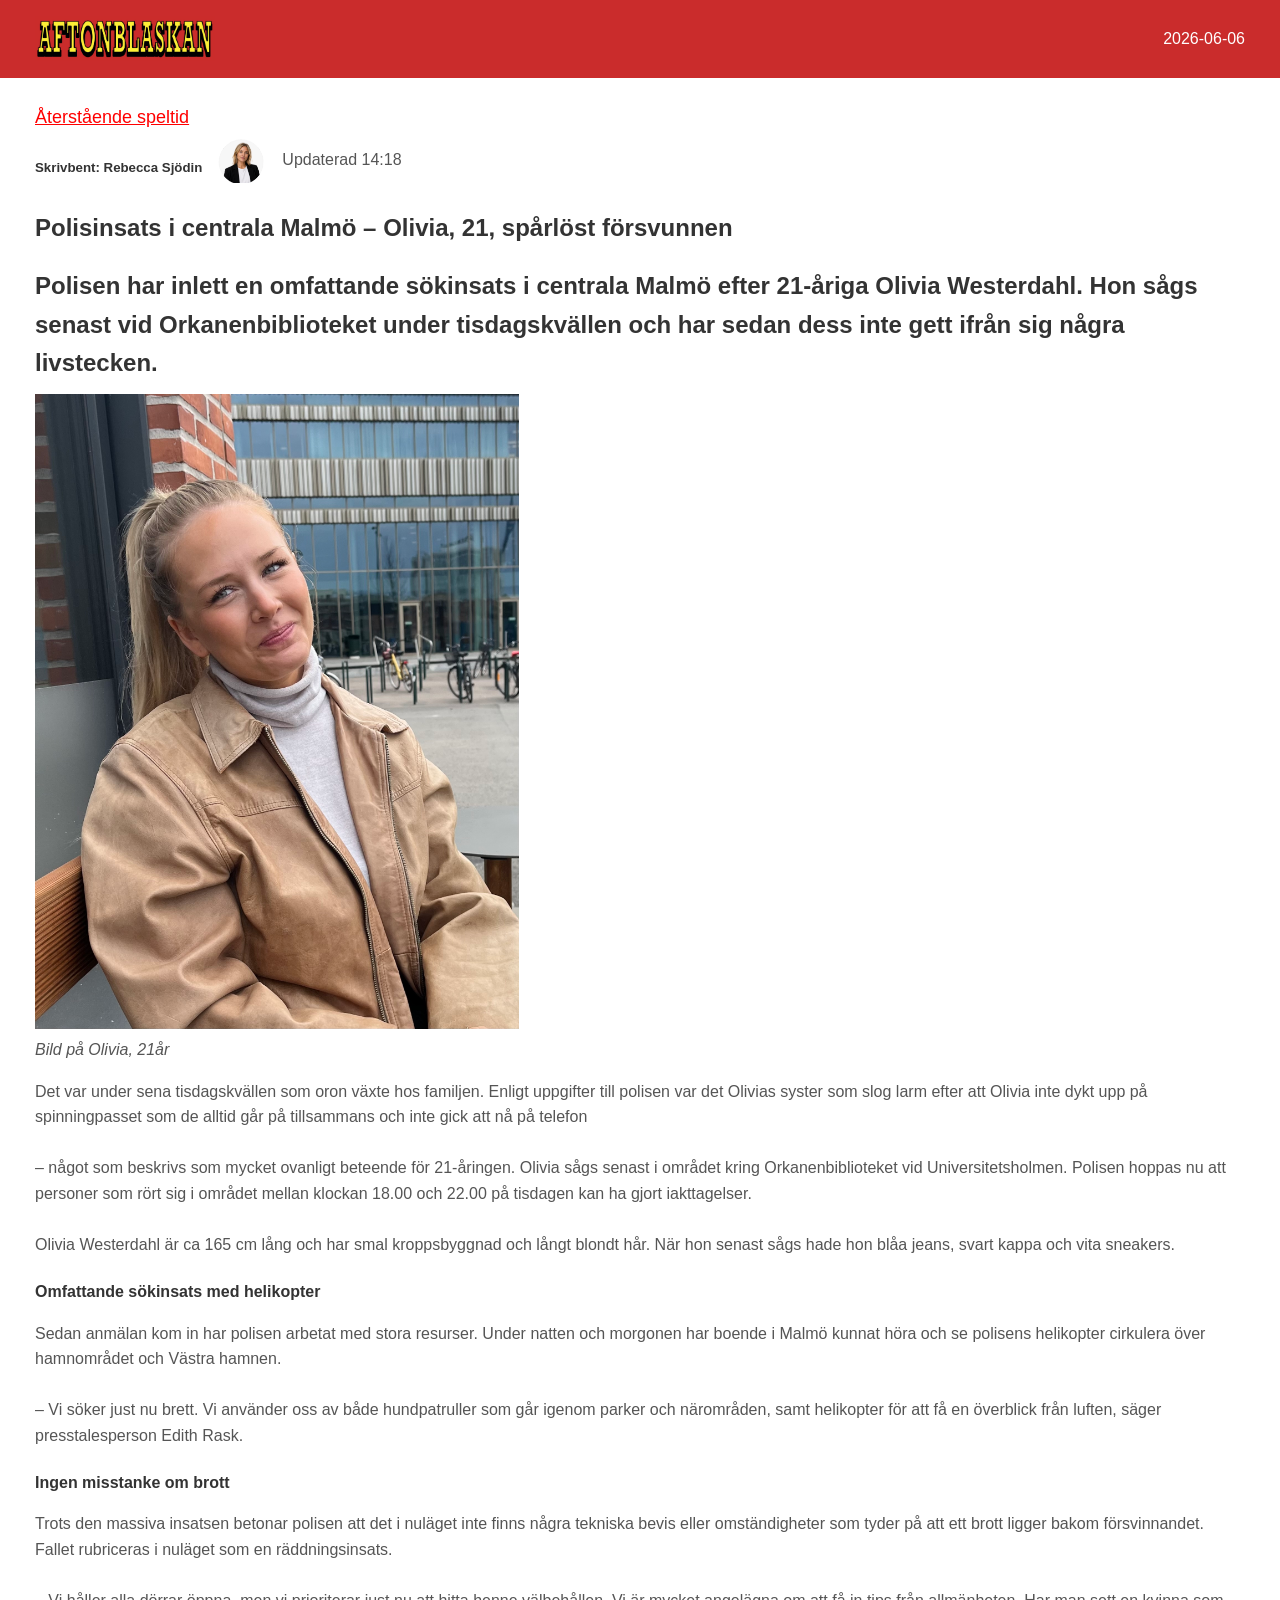
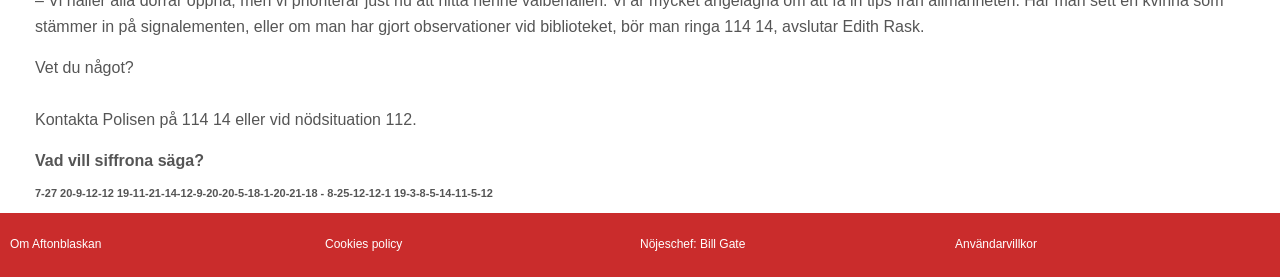
<file: Artikel-page/index.html>
<!DOCTYPE html>
<html lang="en">
<head>
    <meta charset="UTF-8">
    <meta name="viewport" content="width=device-width, initial-scale=1.0">
    <meta name="format-detection" content="telephone=no">
    <title>Artikel</title>
    <link rel="stylesheet" href="style.css">
</head>
<body>
    <article>
        <header>
            <img id="aftonblaskan"src="Till_Elias_v2.jpg" alt="">
            <p>2026-06-06</p>
        </header>
        <div id="content">
            <a href="https://railway-timer-production.up.railway.app/" target="_blank">Återstående speltid</a>
            <div id="author">
                <h5>Skrivbent: Rebecca Sjödin</h5>
                <img id="authorPic"src="Cirkeljournalist.png">
                <p>Updaterad 14:18</p>
            </div>  
            <h1>Polisinsats i centrala Malmö – Olivia, 21, spårlöst försvunnen</h1>
            <h2>Polisen har inlett en omfattande sökinsats i centrala Malmö efter 21-åriga Olivia Westerdahl. Hon sågs senast vid Orkanenbiblioteket under tisdagskvällen och har sedan dess inte gett ifrån sig några livstecken.</h2>
            <img id="picOlivia" src="IMG_4658 2.jpg">
            <p id="picInfo">Bild på Olivia, 21år</p>
            <p>Det var under sena tisdagskvällen som oron växte hos familjen. Enligt uppgifter till polisen var det Olivias syster som slog larm efter att Olivia inte dykt upp på spinningpasset som de alltid går på tillsammans och inte gick att nå på telefon <br></br> – något som beskrivs som mycket ovanligt beteende för 21-åringen.
            Olivia sågs senast i området kring Orkanenbiblioteket vid Universitetsholmen. Polisen hoppas nu att personer som rört sig i området mellan klockan 18.00 och 22.00 på tisdagen kan ha gjort iakttagelser. <br></br>Olivia Westerdahl är ca 165 cm lång och har smal kroppsbyggnad och långt blondt hår. När hon senast sågs hade hon blåa jeans, svart kappa och vita sneakers. </p>
            <h4>Omfattande sökinsats med helikopter</h4>
            <p>Sedan anmälan kom in har polisen arbetat med stora resurser. Under natten och morgonen har boende i Malmö kunnat höra och se polisens helikopter cirkulera över hamnområdet och Västra hamnen.<br><br> – Vi söker just nu brett. Vi använder oss av både hundpatruller som går igenom parker och närområden, samt helikopter för att få en överblick från luften, säger presstalesperson Edith Rask.</p>
            <h4>Ingen misstanke om brott</h4>
            <p>Trots den massiva insatsen betonar polisen att det i nuläget inte finns några tekniska bevis eller omständigheter som tyder på att ett brott ligger bakom försvinnandet. Fallet rubriceras i nuläget som en räddningsinsats. <br></br> – Vi håller alla dörrar öppna, men vi prioriterar just nu att hitta henne välbehållen. Vi är mycket angelägna om att få in tips från allmänheten. Har man sett en kvinna som stämmer in på signalementen, eller om man har gjort observationer vid biblioteket, bör man ringa 114 14, avslutar Edith Rask.</p>
            <p>Vet du något? <br></br> Kontakta Polisen på 114 14 eller vid nödsituation 112.</p>
            <p class="goToV">Vad vill siffrona säga?</p>
            <p class="goTo">7-27 20-9-12-12 19-11-21-14-12-9-20-20-5-18-1-20-21-18 - 8-25-12-12-1 19-3-8-5-14-11-5-12</p>

        </div>
        <footer>
            <p>Om Aftonblaskan</p>
            <p>Cookies policy</p>
            <p>Nöjeschef: Bill Gate</p>
            <p>Användarvillkor</p>
        </footer>
    </article>
    <script src="script.js"></script>
</body>
</html>
</file>
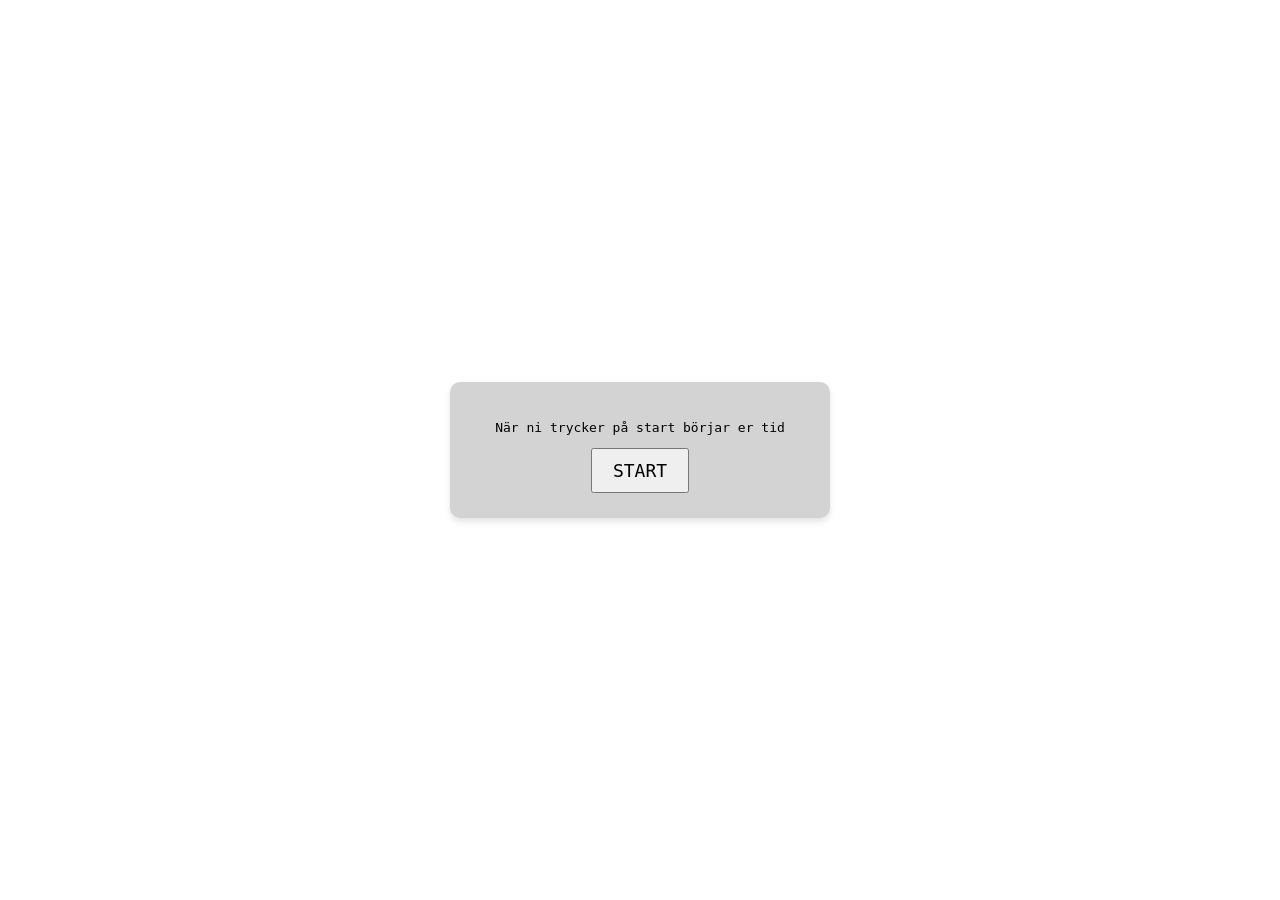
<file: Artikel/index.html>
<!DOCTYPE html>
<html lang="en">
<head>
    <meta charset="UTF-8">
    <meta name="viewport" content="width=device-width, initial-scale=1.0">
    <meta name="format-detection" content="telephone=no">
    <title>Artikel</title>
    <link rel="stylesheet" href="style.css">
</head>
<body>
    <span>
        <p>När ni trycker på start börjar er tid</p>
        <button>START</button>


    </span>
    <script src="script.js"></script>
</body>
</html>
</file>
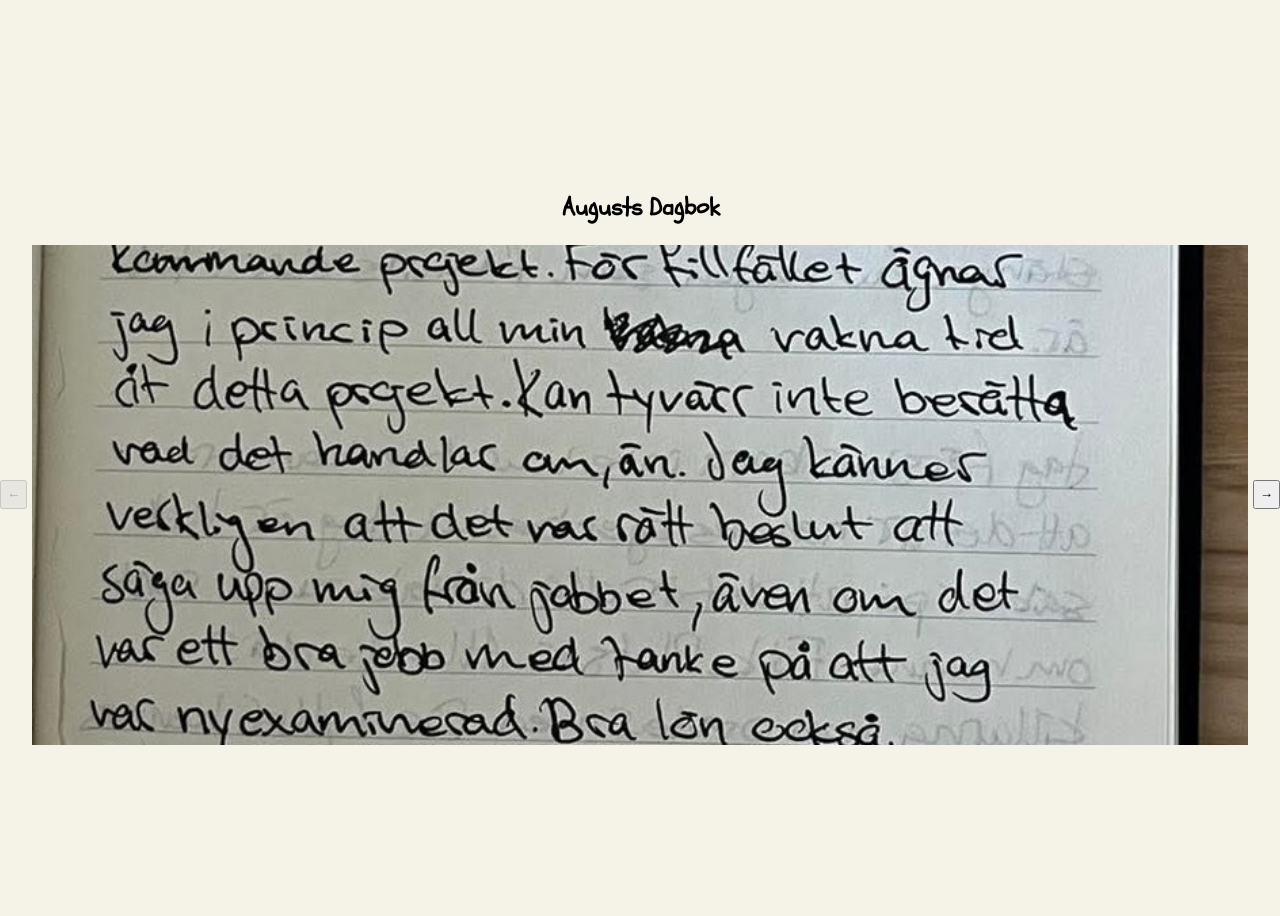
<file: dagbok/index.html>
<!DOCTYPE html>
<html lang="en">
<head>
    <meta charset="UTF-8">
    <meta name="viewport" content="width=device-width, initial-scale=1.0">
    <title>Augusts Dagbok</title>
    <link rel="stylesheet" href="style.css">
</head>
<body>
    <h2>Augusts Dagbok</h2>
    <main>
        <button id="left">←</button>
        <img src="images/dagbok1.jpg">
        <button id="right">→</button>
    </main>
    <script src="script.js"></script>
</body>
</html>
</file>
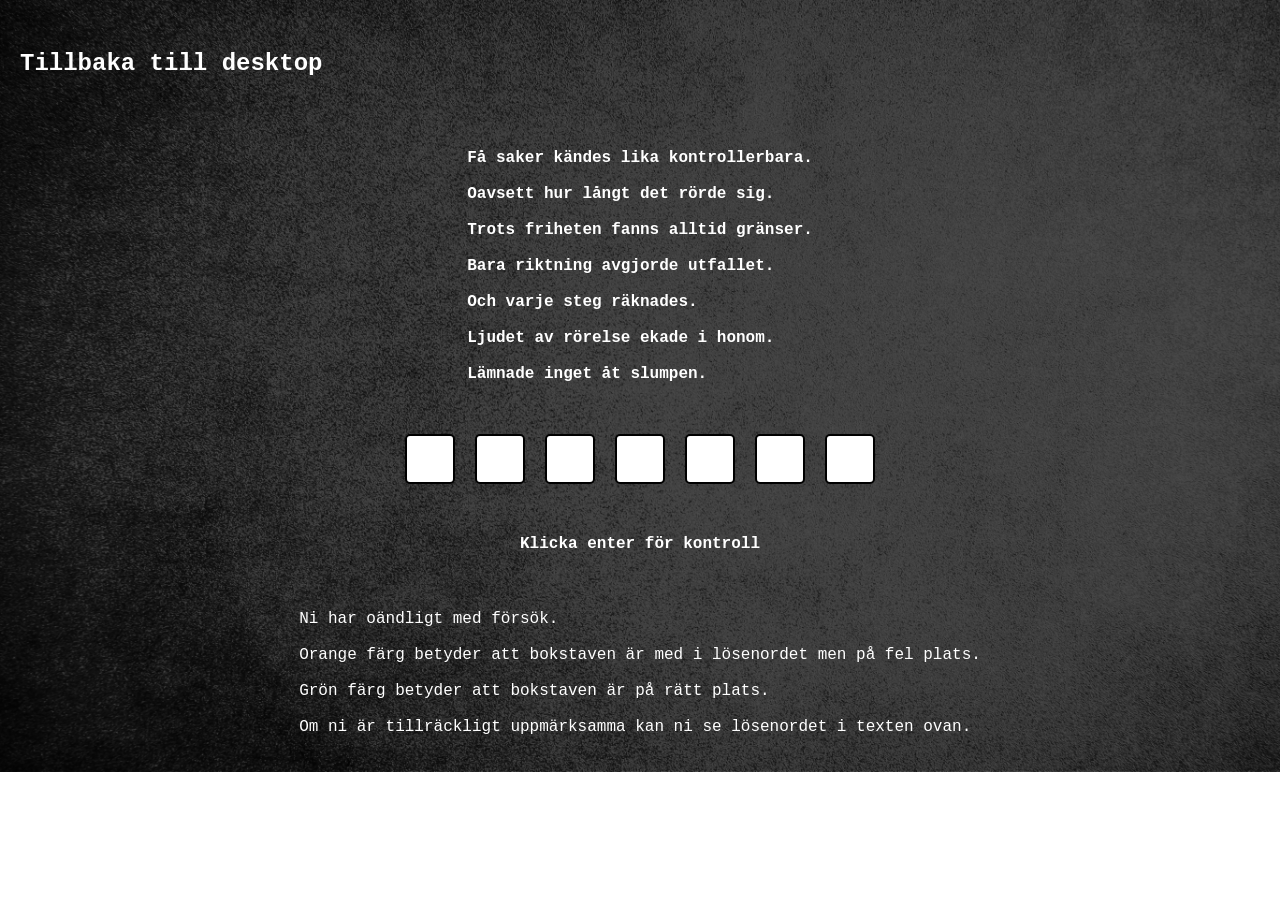
<file: Losenord/index.html>
<!DOCTYPE html>
<html lang="en">
<head>
    <meta charset="UTF-8">
    <meta name="viewport" content="width=device-width, initial-scale=1.0">
    <title>Lösenord</title>
</head>
<body>
    <style>
        * {
            font-family:'Courier New', Courier, monospace;
            box-sizing: border-box;
        }
        body {
            margin: 0;
        }
        main {
            background-image: linear-gradient(rgba(0, 0, 0, 0.7), rgba(0, 0, 0, 0.7)), url(old-grunge-black-gray-background.jpg);
            background-position: center;
            background-size: cover;
        }
        #wrapper { 
            height: 100%;
            display: flex;
            justify-content: center;
            align-items: center;
            flex-direction: column;
            gap: 25px;
            padding: 20px;
        }
        input {
            width: 50px;
            height: 50px;
            text-align: center;
            font-size: 1.5rem;
            border: 2px solid black;
            border-radius: 5px;
            margin: 10px;
            color: black;
        }
        input:focus {
            outline: none;
            border-color: #ccc; 
            box-shadow: none; 
        }
        #inputsDiv {
            display: flex;
            flex-direction: row;
        }
        h2 {
            color: white;
            text-align: center;
            width: 75%;
            line-height: 200%;
        }
        h3 {
            color: white;
            font-size: 16px;
        }
        .intro {
            color: white;
        }
        #back {
            width: 100%;
            color: white;
            text-align: left;
        }

        #back:hover {
            cursor: pointer;
            text-decoration: underline;
        }
        
        
        @media (max-width: 768px) {
            input {
                width: 40px; 
                height: 40px;
                font-size: 1.2rem;
                margin: 5px;
            }
            h2 {
                font-size: 1rem; 
            }
            h3 {
                font-size: 0.9rem; 
                color: white;
            }
            #wrapper {
                gap: 10px; 
            }
        }

    @media (max-width: 480px) {
        input {
            width: 35px; 
            height: 35px;
            font-size: 1.2rem;
        }
        h2 {
            font-size: 0.9rem; 
        }
        h3 {
            font-size: 0.8rem;
            color: white;
        }
        #wrapper {
            gap: 10px; 
        }
        
    }
    </style>

    <main>
        <div id="wrapper">
            <h2 id="back">Tillbaka till desktop</h2>
            <h3>Få saker kändes lika kontrollerbara. <br></br> Oavsett hur långt det rörde sig. <br></br> Trots friheten fanns alltid gränser.<br></br> Bara riktning avgjorde utfallet. <br></br> Och varje steg räknades. <br></br> Ljudet av rörelse ekade i honom.<br></br>Lämnade inget åt slumpen.</h3>
            <div id="inputsDiv">
                <input type="text" maxlength="1" id="input1">
                <input type="text" maxlength="1" id="input2">
                <input type="text" maxlength="1" id="input3">
                <input type="text" maxlength="1" id="input4">
                <input type="text" maxlength="1" id="input5">
                <input type="text" maxlength="1" id="input6">
                <input type="text" maxlength="1" id="input7">
            </div>
            <h3>Klicka enter för kontroll</h3>
            <p class="intro">Ni har oändligt med försök. <br></br> Orange färg betyder att bokstaven är med i lösenordet men på fel plats.<br></br> Grön färg betyder att bokstaven är på rätt plats. <br></br> Om ni är tillräckligt uppmärksamma kan ni se lösenordet i texten ovan.</p>
        </div>
    </main>
    
    <script>
        let backBtn = document.getElementById("back");

        backBtn.addEventListener("click", function() {
            window.location.href = "https://webshare.mah.se/aq0991/ "
        })
        const correctAnswer = ["F", "O", "T", "B", "O", "L", "L"];
        const inputs = document.querySelectorAll('input');
        
        inputs.forEach((input, index) => {
            input.addEventListener('input', (e) => {
                input.value = e.target.value.toUpperCase();
                if (e.target.value.length === 1 && index < inputs.length - 1) {
                    inputs[index + 1].focus();
                }
            });
    
            input.addEventListener('keydown', (e) => {
                if (e.key === 'Backspace' && !e.target.value && index > 0) {
                    inputs[index - 1].focus();
                }
            });
        });
    
        document.querySelector("body").addEventListener("keydown", function(e) {
            if (e.key === "Enter") {
                let guess = [];
                inputs.forEach(input => {
                    guess.push(input.value);
                });
    
                inputs.forEach(input => {
                    if (input.style.backgroundColor !== "green") {
                        input.style.backgroundColor = ""; 
                    }
                });
    
                let correctCount = 0;
                const usedIndices = []; 
    
                guess.forEach((letter, index) => {
                    if (letter === correctAnswer[index]) {
                        inputs[index].style.backgroundColor = "green";
                        inputs[index].disabled = true; 
                        correctCount++;
                        usedIndices.push(index); 
                    }
                });
    
                guess.forEach((letter, index) => {
                    if (
                        letter !== correctAnswer[index] && 
                        correctAnswer.includes(letter) && 
                        !usedIndices.includes(correctAnswer.indexOf(letter)) 
                    ) {
                        inputs[index].style.backgroundColor = "orange";
                        usedIndices.push(correctAnswer.indexOf(letter)); 
                    }
                });
    
                if (correctCount === correctAnswer.length) {
                    let h3 = document.querySelector("h3");
                    h3.textContent = `FOTBOLL är lösenordet`
                    wrapper.style.color = "green"

                }
            }
        });
    </script>
</body>
</html>
</file>
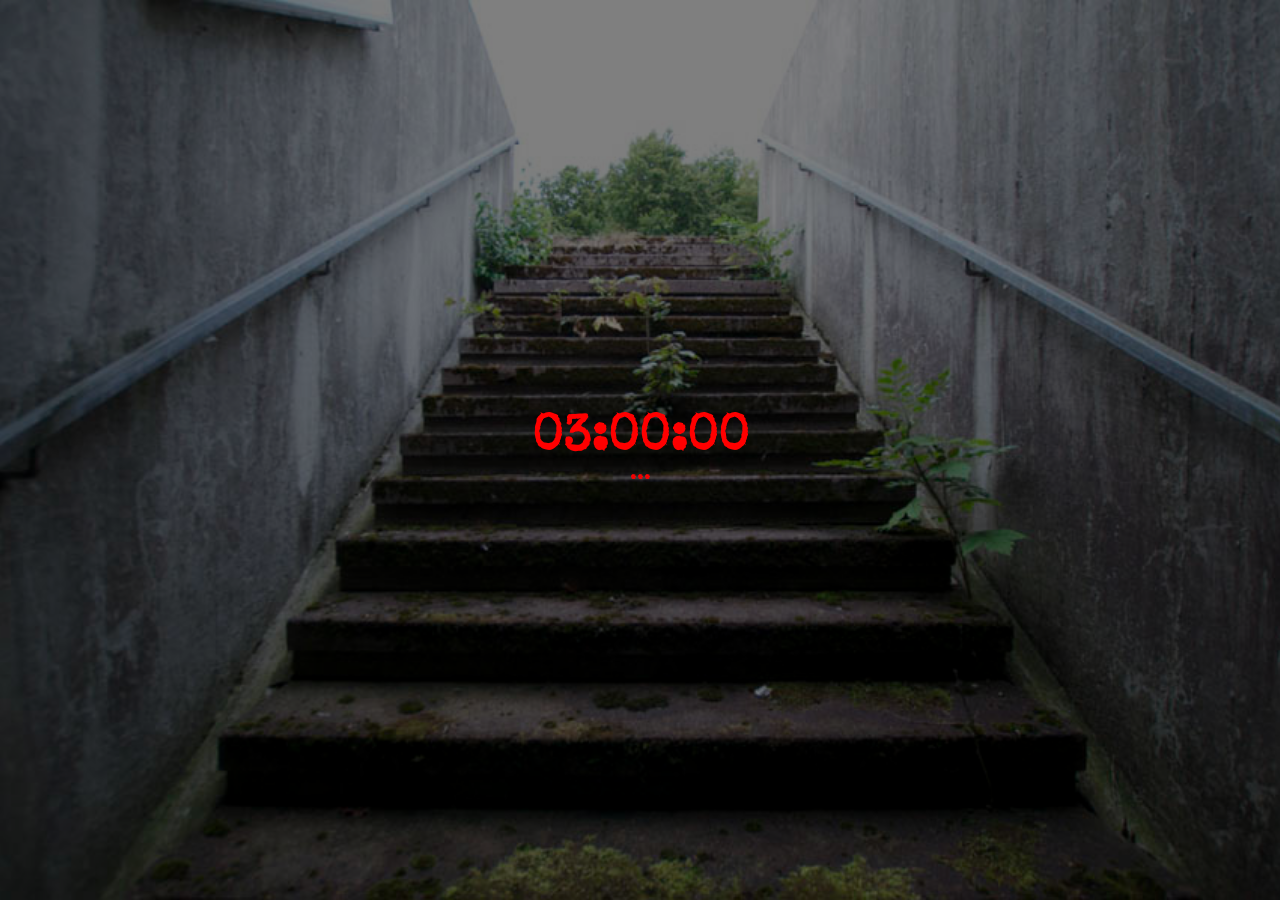
<file: railway-timer/index.html>
<!DOCTYPE html>
<html lang="en">
<head>
    <meta charset="UTF-8">
    <meta name="viewport" content="width=device-width, initial-scale=1.0">
    <title>Tick Tack...</title>
    <link rel="stylesheet" href="style.css">
    <link rel="icon" href="images/icon.png">
</head>
<body>
    <div>
        <h1>03:00:00</h1>
        <p>...</p>
    </div>
    <script src="script.js"></script>
</body>
</html>
</file>
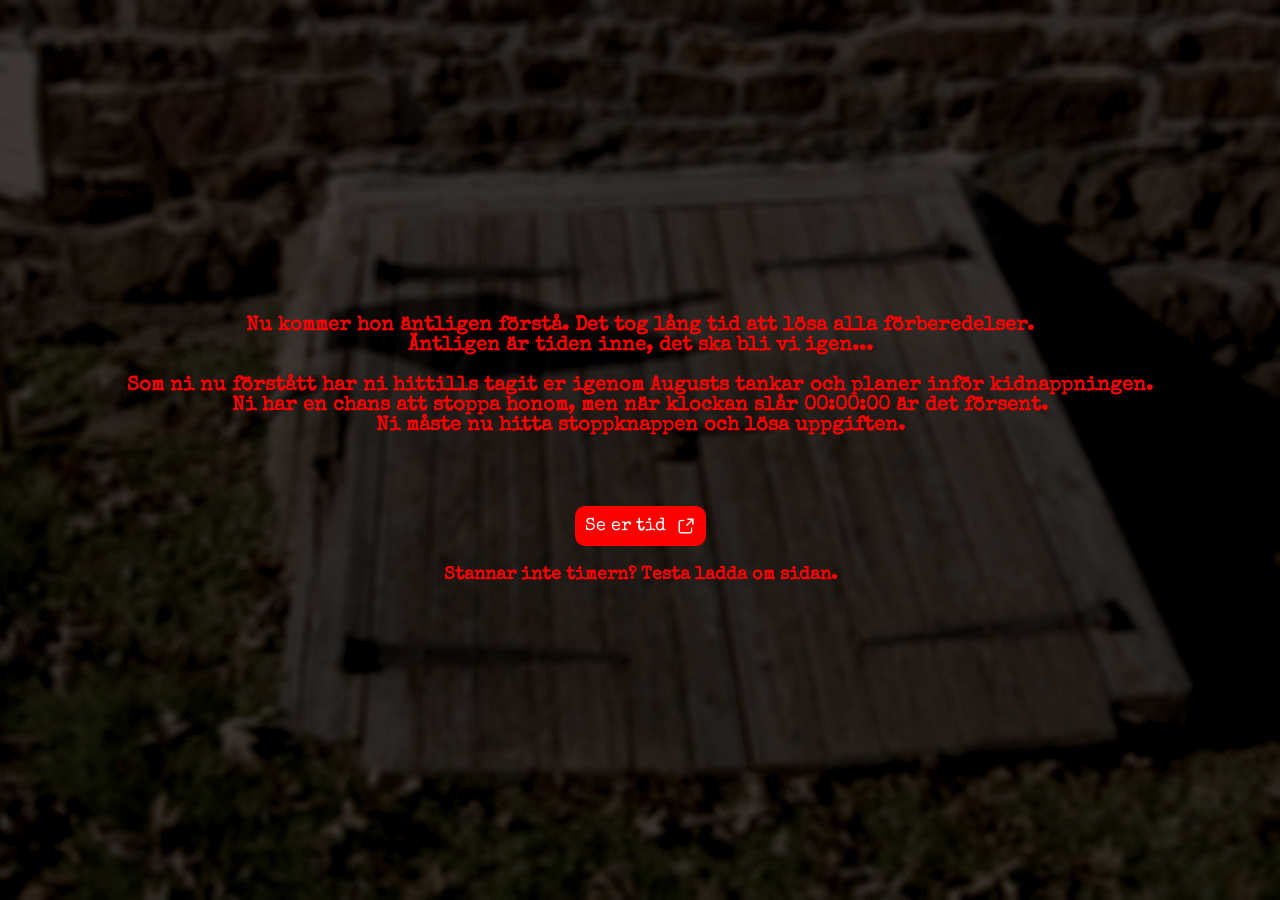
<file: Slutrummet/index.html>
<!DOCTYPE html>
<html lang="en">
<head>
    <meta charset="UTF-8">
    <meta name="viewport" content="width=device-width, initial-scale=1.0">
    <title>Det ska bli vi igen....</title>
    <link rel="stylesheet" href="style.css">
</head>
<body>
    <div id="overlay">
        <h1>Nu kommer hon äntligen förstå. Det tog lång tid att lösa alla förberedelser. 
            <br>Äntligen är tiden inne, det ska bli vi igen...</h1>


        <h1>Som ni nu förstått har ni hittills tagit er igenom Augusts tankar och planer inför kidnappningen. 
        <br>Ni har en chans att stoppa honom, men när klockan slår 00:00:00 är det försent. 
        <br>Ni måste nu hitta stoppknappen och lösa uppgiften.</h1>
        
        <a target="_blank" href="https://railway-timer-production.up.railway.app">Se er tid <img src="new-tab.png"></a>
        <h2>Stannar inte timern? Testa ladda om sidan.</h2>
    </div>
    <script src="d3.v7.min.js"></script>
    <script>
        d3.select("a")
            .on("mouseover", () => {
                d3.select("a")
                    .transition()
                    .duration(500)
                    .style("background-color", "#b70000")
                    .style("transform", "scale(1.1)");
            })
            .on("mouseleave", () => {
                d3.select("a")
                    .transition()
                    .duration(500)
                    .style("background-color", "red")
                    .style("transform", "scale(1)");
            });
    </script>
</body>
</html>
</file>
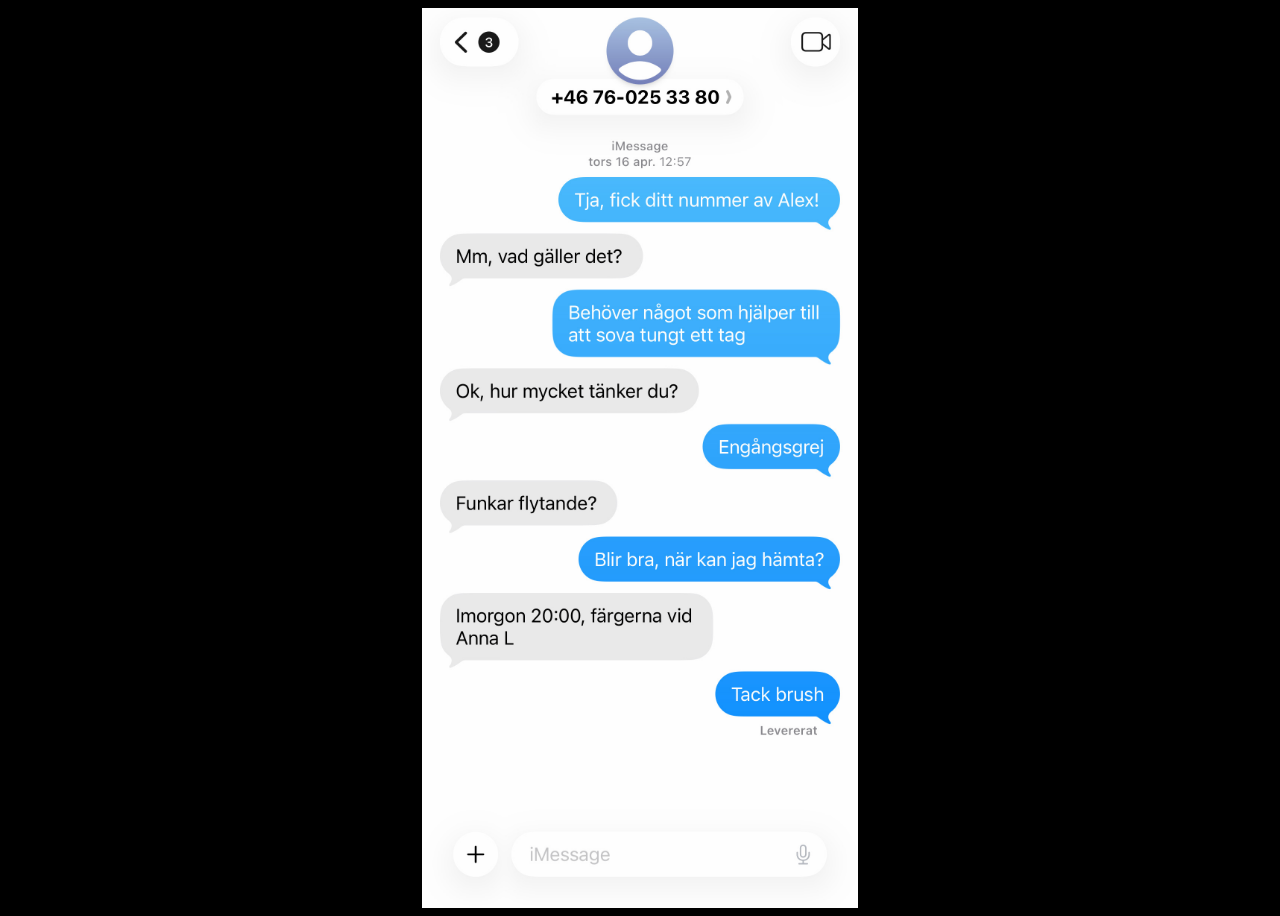
<file: sms-konvo/index.html>
<!DOCTYPE html>
<html lang="en">
<head>
    <meta charset="UTF-8">
    <meta name="viewport" content="width=device-width, initial-scale=1.0">
    <title>Langare...</title>
    <link rel="stylesheet" href="style.css">
</head>
<body>
    <img src="SMSkonvo.jpg">
</body>
</html>
</file>
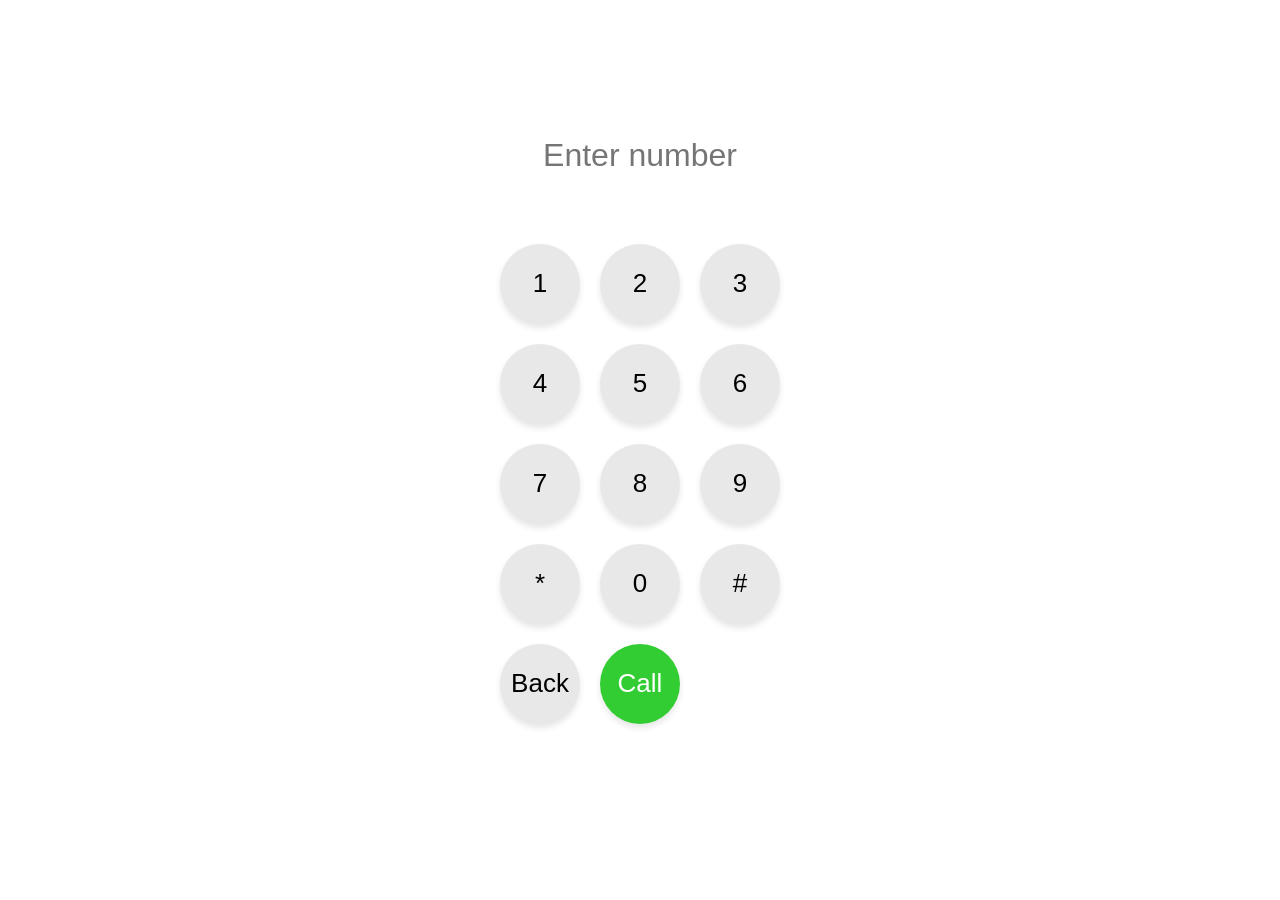
<file: Telefon/index.html>
<!DOCTYPE html>
<html lang="en">
<head>
    <meta charset="UTF-8">
    <meta name="viewport" content="width=device-width, initial-scale=1.0">
    <title>Phone</title>
    <link rel="stylesheet" href="style.css">
</head>
<body>
    <div class="phone">
        <input type="text" id="phoneNumber" placeholder="Enter number" readonly>

        <div class="keypad">
            <button class="key keyNum">1</button>
            <button class="key keyNum">2</button>
            <button class="key keyNum">3</button>
            <button class="key keyNum">4</button>
            <button class="key keyNum">5</button>
            <button class="key keyNum">6</button>
            <button class="key keyNum">7</button>
            <button class="key keyNum">8</button>
            <button class="key keyNum">9</button>
            <button class="key keyNum">*</button>
            <button class="key keyNum">0</button>
            <button class="key keyNum">#</button>
            <button id="back" class="key">Back</button>
            <button id="call" class="key">Call</button>

        </div>
    </div>
    <script src="script.js"></script>
</body>
</html>
</file>
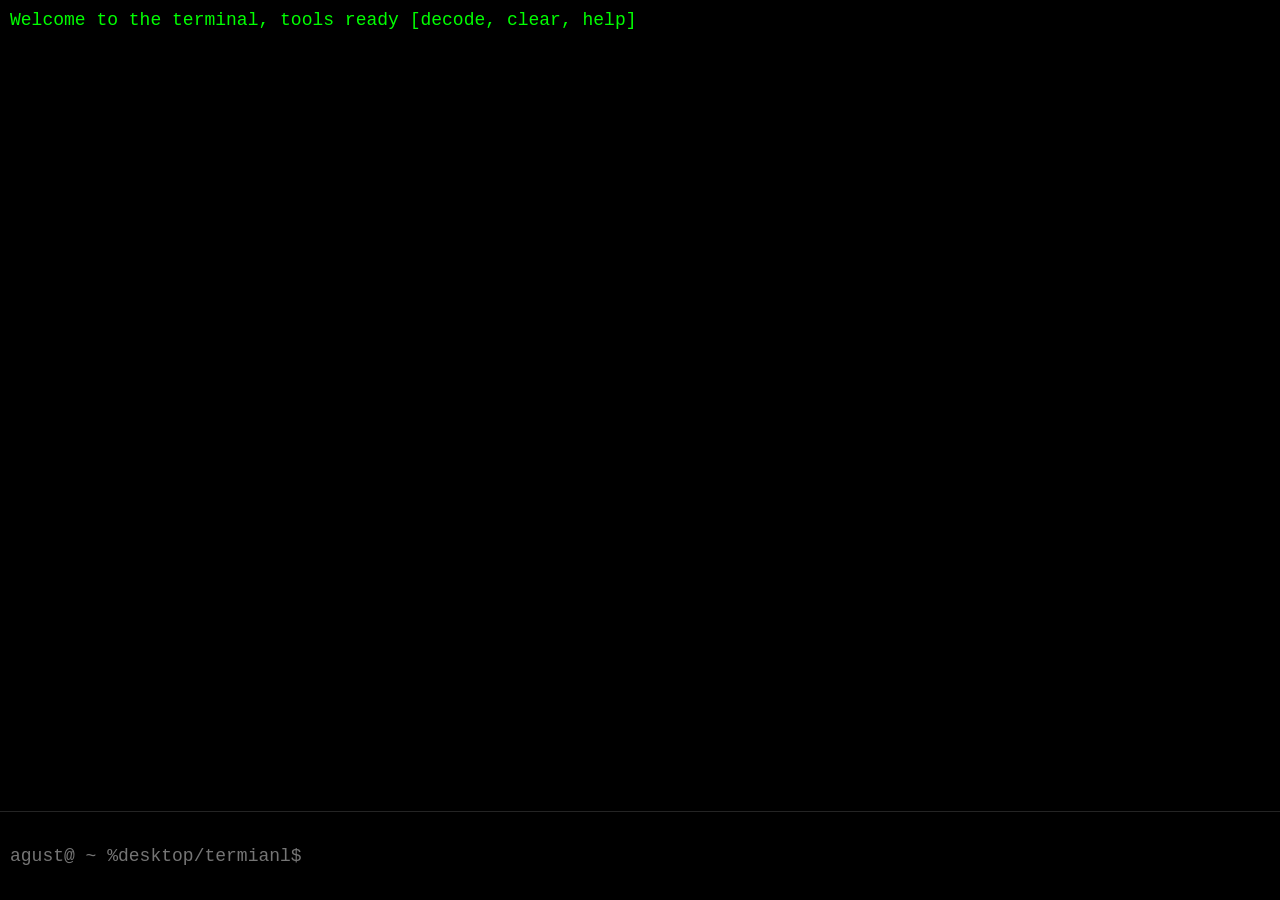
<file: Terminal/index.html>
<!DOCTYPE html>
<html lang="en">
<head>
    <meta charset="UTF-8">
    <meta name="viewport" content="width=device-width, initial-scale=1.0">
    <title>Terminal</title>
    <style>
    </style>
</head>
<body>
   <style>
        * {
            margin: 0;
            box-sizing: border-box;
            font-family: "Courier New", monospace;
        }
        p {
            font-size: 18px;
            color: #00ff00;
        }
        #terminal {
            display: flex;
            flex-direction: column;
            height: 100dvh;
            width: 100%;
        }
        #logsCont {
            display: flex;
            flex-direction: column;
            gap: 10px;
            padding: 10px;
            flex: 9;
            background-color: black;
            overflow-y: scroll;
        }

        #inputCont {
            flex: 1;
            border-top: 1px solid rgb(36, 36, 36);
        }
        input {
            width: 100%;
            height: 100%;
            font-size: 18px;
            padding-left: 10px;
            background-color: black;
            color: #00ff00;
            border: none;
            caret-color: #00ff00;
            border-radius: none;
            
        }
        input:focus {
            outline: none;
            box-shadow: none;
        }

        notis-comp {
            display: none;
        }
     
   </style>

   <notis-comp></notis-comp>
   <div id="terminal">
        <div id="logsCont">
            <p>Welcome to the terminal, tools ready [decode, clear, help]</p>
        </div>
        <div id="inputCont">
            <input placeholder="agust@ ~ %desktop/termianl$ " type="text" name="" id="">
        </div>
   </div>

   <script src="notisPopUp/notisPopUp.js"></script>
   <script src="script.js"></script>
</body>
</html>
</file>
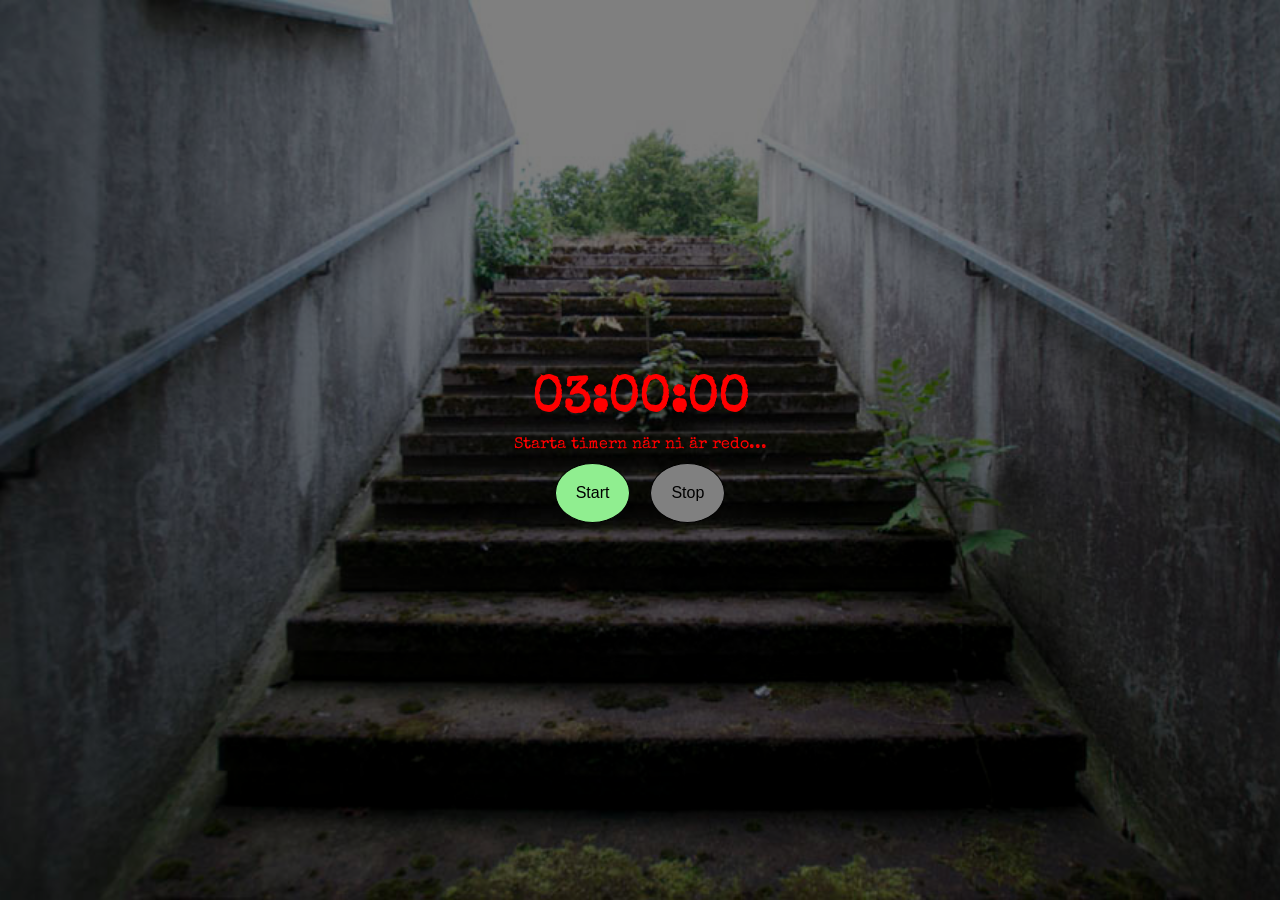
<file: timer/index.html>
<!DOCTYPE html>
<html lang="en">
<head>
    <meta charset="UTF-8">
    <meta name="viewport" content="width=device-width, initial-scale=1.0">
    <title>Klockan tickar...</title>
    <link rel="stylesheet" href="timer.css">
</head>
<body>
    <div id="wrapper">
        <h1>03:00:00</h1>
        <p>Starta timern när ni är redo...</p>
        <div id="buttons">
            <button id="start">Start</button>
            <button id="stop">Stop</button>
        </div>
        <p id="end-msg">Tack för att ni spelade!</p>
    </div>
    <script src="timer.js"></script>
</body>
</html>
</file>
<file: Artikel-page/style.css>
:root {
    --heading-font: 'Arial', serif;
    --body-font: 'Arial', sans-serif;
    --heading-color: #333333;
    --body-color: #555555;
}
body {
    margin: 0;
}
  
h1, h2, h3, h4, h5, h6 {
    font-family: var(--heading-font);
    color: var(--heading-color);
    margin-bottom: 0.5em;
}
article {
    font-family: var(--body-font);
    color: var(--body-color);
    line-height: 1.6;
    margin: 0;
}
#content {
    padding: 0 35px;
}

header {
    color: white;
    background-color: #ca2c2c;
    display: flex;
    padding: 10px 35px;
    justify-content: space-between;
    align-items: center;
    margin-bottom: 25px;

}
#aftonblaskan {
    width: 180px;
}

#author {
    display: flex;
    align-items: center;
    gap: 10px;
}
#authorPic {
    width: 60px;
}
#picOlivia {
    width: 40%;
}
#picInfo {
    margin:0;
    font-style: italic;
    
}
footer {
    padding: 10px;
    background-color: #ca2c2c;
    display: grid;
    justify-content: center;
    grid-template-columns: repeat(auto-fit, minmax(100px, 1fr)); /* Dynamiska kolumner */
}
footer p {
    color: white;
    font-size: 12px;
}
span {
    font-family: monospace;
    position: fixed;
    top:50%;
    left: 50%;
    transform: translate(-50%, -50%); /* Justera för att centrera exakt */
    background-color: lightgrey;
    padding: 25px;
    text-align: left;
    width: 330px;
    box-shadow: 0 4px 6px rgba(0, 0, 0, 0.1); /* Valfri skugga */
    border-radius: 10px; /* Valfri rundning av hörn */
    text-align: center;


}
span h2 {
    margin: 0;
}
span button {
    padding: 10px 20px;
    font-size: 18px;
    font-family: monospace;

}
.importantMess {
    color: red;
}
a {
    color: red;
    font-size: 18px;
}
.goToV {
    margin-bottom: 0px;
    font-size: 16px;
    font-weight: bold;
}
.goTo {
    font-weight: bold;
    font-size: 11px;
}
</file>
<file: Artikel/style.css>
:root {
    --heading-font: 'Arial', serif;
    --body-font: 'Arial', sans-serif;
    --heading-color: #333333;
    --body-color: #555555;
}
body {
    margin: 0;
}
  
h1, h2, h3, h4, h5, h6 {
    font-family: var(--heading-font);
    color: var(--heading-color);
    margin-bottom: 0.5em;
}
article {
    font-family: var(--body-font);
    color: var(--body-color);
    line-height: 1.6;
    margin: 0;
    opacity:0.02;
}
#content {
    padding: 0 35px;
}

header {
    color: white;
    background-color: #ca2c2c;
    display: flex;
    padding: 10px 35px;
    justify-content: space-between;
    align-items: center;
    margin-bottom: 25px;

}
#aftonblaskan {
    width: 180px;
}

#author {
    display: flex;
    align-items: center;
    gap: 10px;
}
#authorPic {
    width: 60px;
}
#picOlivia {
    width: 40%;
}
#picInfo {
    margin:0;
    font-style: italic;
    
}
footer {
    padding: 10px;
    background-color: #ca2c2c;
    display: grid;
    justify-content: center;
    grid-template-columns: repeat(auto-fit, minmax(100px, 1fr)); /* Dynamiska kolumner */
}
footer p {
    color: white;
    font-size: 12px;
}
span {
    font-family: monospace;
    position: fixed;
    top:50%;
    left: 50%;
    transform: translate(-50%, -50%); /* Justera för att centrera exakt */
    background-color: lightgrey;
    padding: 25px;
    text-align: left;
    width: 330px;
    box-shadow: 0 4px 6px rgba(0, 0, 0, 0.1); /* Valfri skugga */
    border-radius: 10px; /* Valfri rundning av hörn */
    text-align: center;


}
span h2 {
    margin: 0;
}
span button {
    padding: 10px 20px;
    font-size: 18px;
    font-family: monospace;

}
.importantMess {
    color: red;
}
a {
    color: red;
    font-size: 18px;
}
.goToV {
    margin-bottom: 0px;
    font-size: 16px;
    font-weight: bold;
}
.goTo {
    font-weight: bold;
    font-size: 11px;
}
</file>
<file: dagbok/style.css>
@font-face {
    font-family: bread;
    src: url(Schoolbell-Regular.ttf);
}

body {
    background-color: #F5F2E8;
    height: 100dvh;
    display: flex;
    justify-content: center;
    align-items: center;
    flex-direction: column;
}

button {
    padding: 5px;
}

h2 {
    font-family: bread;
}

main {
    width: 100dvw;
    height: 500px;
    box-sizing: border-box;
    display: flex;
    align-items: center;
    gap: 5px;
}

main img {
    height: 100%;
    width: 100%;
    object-fit: cover;
}
</file>
<file: railway-timer/style.css>
@font-face {
    font-family: special;
    src: url(fonts/Special_Elite/SpecialElite-Regular.ttf);
}

body {
    margin: 0;
    height: 100dvh;
    background-image: url(images/stairs.jpg);
    background-position: center;
    background-repeat: no-repeat;
    background-size: cover;
    font-family: special;
    color: red;
    gap: 10px;
    position: relative;
}

div {
    position: absolute;
    left: 0;
    top: 0;
    height: 100%;
    width: 100%;
    background-color: rgba(0,0,0,0.5);
    display: flex;
    justify-content: center;
    align-items: center;
    flex-direction: column;
}

h1 {
    font-size: 50px;
    margin: 0;
}

p {
    font-size: 20px;
    margin: 0;
}
</file>
<file: Slutrummet/style.css>
@font-face {
    font-family: special;
    src: url(SpecialElite-Regular.ttf);
}

a {
    color: white;
    text-decoration: none;
    font-size: 18px;
    padding: 10px;
    background-color: red;
    border-radius: 10px;
    display: flex;
    justify-content: center;
    align-items: center;
    gap: 10px;
    margin-top: 50px;
}

body {
    height: 100dvh;
    margin: 0;
    background-image: url(bunker-doors.jpg);
    background-position: center;
    background-repeat: no-repeat;
    background-size: cover;
    font-family: special;
    color: red;
    position: relative;
}

h1 {
    margin: 0;
    font-size: 20px;
    text-align: center;
}

h2 {
    font-size: 18px;
    margin: 0;
}

img {
    height: 20px;
}

#overlay {
    position: absolute;
    background-color: rgba(0, 0, 0, 0.5);
    display: flex;
    justify-content: center;
    align-items: center;
    flex-direction: column;
    gap: 20px;
    height: 100%;
    width: 100%;
}
</file>
<file: sms-konvo/style.css>
body {
    height: 100dvh;
    background-color: black;
    display: flex;
    justify-content: center;
}

img {
    display: block;
    box-sizing: border-box;
    object-fit: contain;
    height: 100%;
    width: 90%;
}
</file>
<file: Telefon/style.css>
* {
    box-sizing: border-box;
}
body {
	font-family: Arial, sans-serif;
	display: flex;
	justify-content: center;
	align-items: center;
	margin: 0;
}

.phone {
    height: 100dvh;
    display: flex;
    flex-direction: column;
    justify-content: center;
    align-items: center;
}
.keypad {
    display: grid;
    grid-template-columns: repeat(3, 1fr); 
    gap: 20px; 
    padding: 55px;
}
input {
    width: 100%;
    border: none;
    padding: 15px;
    font-size: 32px;
    text-align: center;
}
.key {
    border-radius: 50%;
    width: 80px;
    height: 80px;
    font-size: 26px;
    box-shadow: 0 4px 6px rgba(0, 0, 0, 0.1);
    background-color: rgb(232, 232, 232);
    border: none;
    color: black;
}
#call {
    background-color: limegreen;
    color: white;
}
</file>
<file: timer/timer.css>
@font-face {
    font-family: rubik-dirt;
    src: url(fonts/Rubik_Dirt/RubikDirt-Regular.ttf);
}

@font-face {
    font-family: rubik-distressed;
    src: url(fonts/Rubik_Distressed/RubikDistressed-Regular.ttf);
}

@font-face {
    font-family: special-elite;
    src: url(fonts/Special_Elite/SpecialElite-Regular.ttf);
}

@font-face {
    font-family: ftg;
    src: url(fonts/Fredericka_the_Great/FrederickatheGreat-Regular.ttf);
}

body {
    background-image: url(images/stairs.jpg);
    background-position: center;
    background-repeat: no-repeat;
    background-size: cover;
    height: 100dvh;
    margin: 0;
}

button {
    padding: 20px;
    height: 100%;
    border-radius: 50%;
    font-size: 16px;
    text-align: center;
    border: 1px solid black;
    color: black;
}

button:active {
    transform: scale(0.95);
}

#buttons {
    display: flex;
    gap: 20px;
}

#end-msg {
    display: none;
}

h1 {
    font-family: special-elite;
    margin: 0;
    color: red;
    font-size: 50px;
}

p {
    font-family: special-elite;
    color: red;
    margin: 10px;
}

#popup {
    position: absolute;
    left: 0;
    top: 0;
    background-color: rgba(0,0,0,0.8);
}

#start {
    background-color: lightgreen;
}

#stop {
    background-color: tomato;
}

#wrapper {
    height: 100%;
    background-color: rgba(0,0,0,0.5);
    display: flex;
    justify-content: center;
    align-items: center;
    flex-direction: column;
    position: relative;
}
</file>
